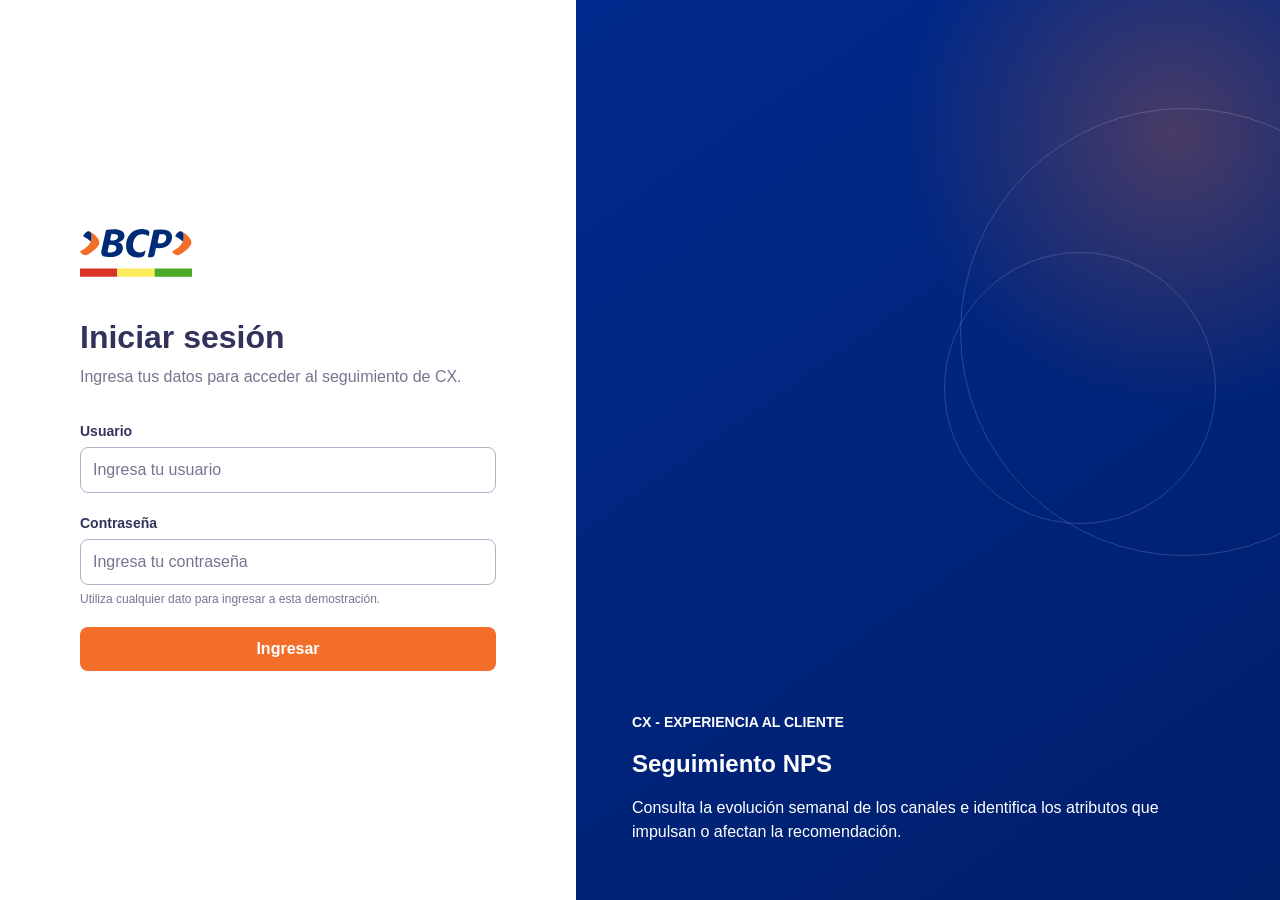
<file: index.html>
<!doctype html>
<html lang="es">

<head>
    <meta charset="utf-8">
    <meta name="viewport" content="width=device-width, initial-scale=1">
    <meta name="description" content="Acceso al sistema de seguimiento NPS multicanal.">
    <title>Iniciar sesión | CX Insight</title>
    <link rel="icon" href="assets/img/logo/favicon-orange-whit-blue.svg" type="image/svg+xml">
    <link rel="stylesheet" href="assets/css/main.css">
</head>

<body>
    <main class="login-page">
        <section class="login-panel" aria-labelledby="login-title">
            <div class="login-card">
                <img class="login-card__logo" src="assets/img/logo/logo-blue-whit-whitebg-bo.svg"
                    alt="Logo institucional">

                <header class="login-card__header">
                    <h1 id="login-title">Iniciar sesión</h1>
                    <p class="text-muted">Ingresa tus datos para acceder al seguimiento de CX.</p>
                </header>

                <form class="login-card__form" action="pages/dashboard.html" method="get">
                    <div class="form-field">
                        <label class="form-label" for="usuario">Usuario</label>
                        <input class="form-control" id="usuario" name="usuario" type="text"
                            placeholder="Ingresa tu usuario" autocomplete="username" required>
                    </div>

                    <div class="form-field">
                        <label class="form-label" for="contrasena">Contraseña</label>
                        <input class="form-control" id="contrasena" name="contrasena" type="password"
                            placeholder="Ingresa tu contraseña" autocomplete="current-password" required>
                        <span class="form-help">Utiliza cualquier dato para ingresar a esta demostración.</span>
                    </div>

                    <button class="button button--primary button--block" type="submit">
                        Ingresar
                    </button>
                </form>
            </div>
        </section>

        <aside class="login-visual" aria-label="Descripción del sistema">
            <div class="login-visual__content stack-16">
                <p class="small-flexo text-demi">CX - EXPERIENCIA AL CLIENTE</p>
                <h2>Seguimiento NPS</h2>
                <p>
                    Consulta la evolución semanal de los canales e identifica los atributos
                    que impulsan o afectan la recomendación.
                </p>
            </div>
        </aside>
    </main>
</body>

</html>
</file>
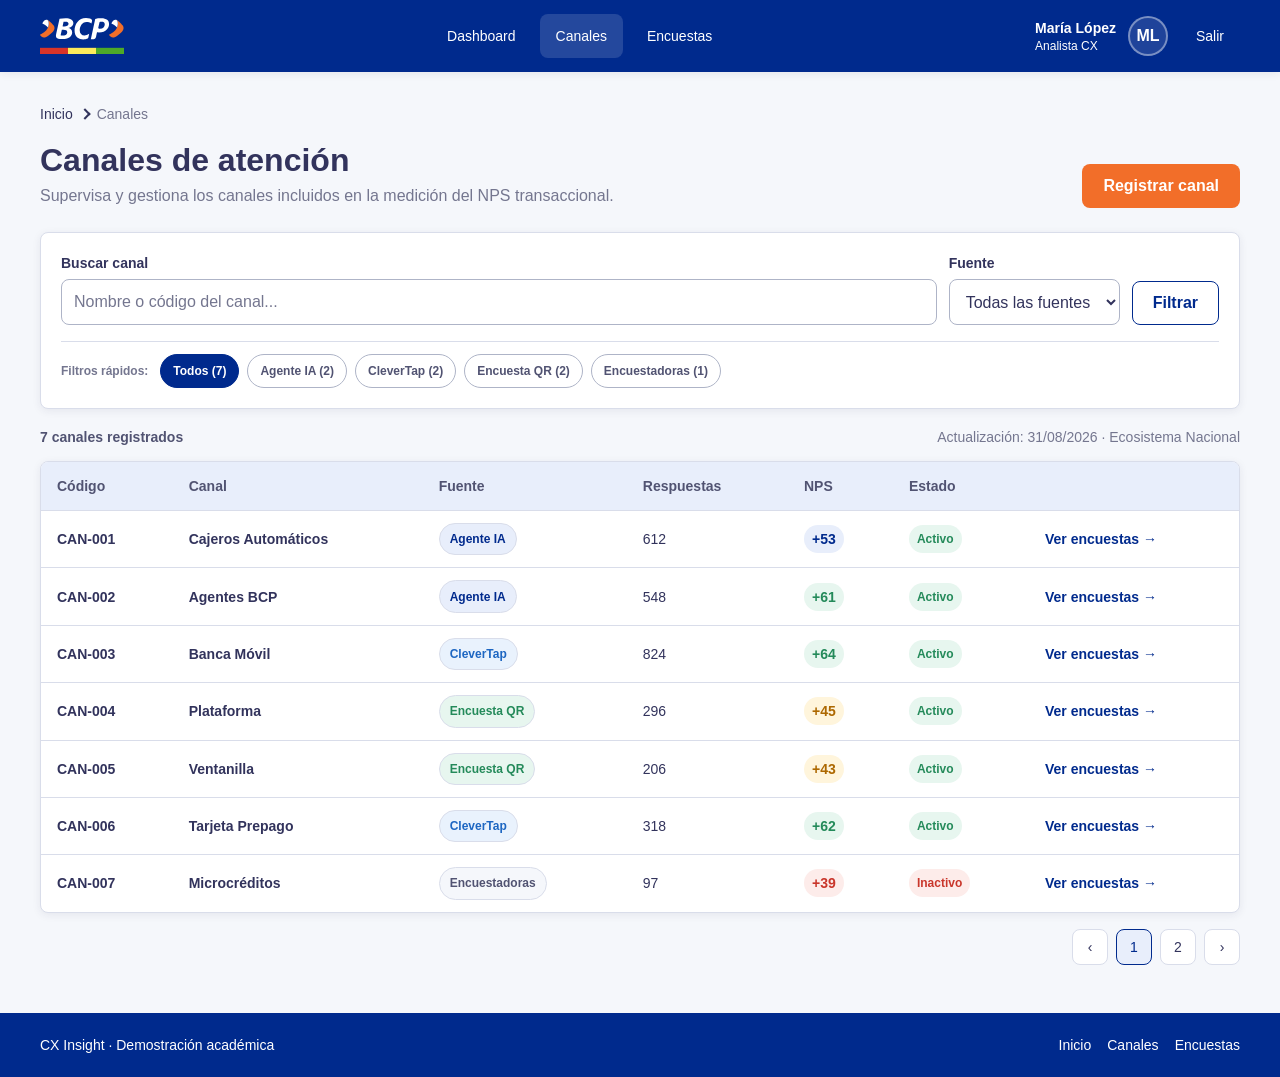
<file: pages/canales.html>
<!doctype html>
<html lang="es">

<head>
    <meta charset="utf-8">
    <meta name="viewport" content="width=device-width, initial-scale=1">
    <meta name="description" content="Listado de canales incluidos en el seguimiento NPS.">
    <title>Canales | CX Insight</title>
    <link rel="icon" href="../assets/img/logo/favicon-orange-whit-blue.svg" type="image/svg+xml">
    <link rel="stylesheet" href="../assets/css/main.css">
</head>

<body>
    <div class="app-shell">
        <header class="navbar">
            <div class="container navbar__inner">
                <a class="navbar__brand" href="dashboard.html" aria-label="Ir al dashboard">
                    <img class="navbar__logo" src="../assets/img/logo/logo-white-with-bluebg-bo.svg"
                        alt="Logo institucional">
                </a>
                <nav aria-label="Navegación principal">
                    <ul class="navbar__nav">
                        <li><a class="navbar__link" href="dashboard.html">Dashboard</a></li>
                        <li><a class="navbar__link" href="canales.html" aria-current="page">Canales</a></li>
                        <li><a class="navbar__link" href="encuestas.html">Encuestas</a></li>
                    </ul>
                </nav>
                <div class="navbar__profile">
                    <div>
                        <p class="small-flexo text-demi">María López</p>
                        <p class="extra-small-flexo">Analista CX</p>
                    </div>
                    <span class="navbar__avatar" aria-hidden="true">ML</span>
                    <a class="navbar__link" href="../index.html">Salir</a>
                </div>
            </div>
        </header>

        <main class="page-main">
            <div class="container">
                <nav aria-label="Ruta de navegación">
                    <ol class="breadcrumb">
                        <li class="breadcrumb-item"><a class="text-breadcrumb-link" href="dashboard.html">Inicio</a>
                        </li>
                        <li class="breadcrumb-item" aria-current="page">Canales</li>
                    </ol>
                </nav>

                <header class="page-header">
                    <div class="page-header__content">
                        <h1>Canales de atención</h1>
                        <p class="text-muted">Supervisa y gestiona los canales incluidos en la medición del NPS
                            transaccional.</p>
                    </div>
                    <a class="button button--primary" href="registrar-canal.html">
                        Registrar canal
                    </a>
                </header>

                <!-- Search and filtering toolbar -->
                <div class="surface records-toolbar">
                    <form class="records-toolbar__main" action="canales.html" method="get">
                        <div class="form-field">
                            <label class="form-label" for="buscar-canal">Buscar canal</label>
                            <div class="search-field">
                                <input class="form-control" id="buscar-canal" name="buscar" type="search"
                                    placeholder="Nombre o código del canal...">
                            </div>
                        </div>
                        <div class="form-field">
                            <label class="form-label" for="fuente-canal">Fuente</label>
                            <select class="form-select" id="fuente-canal" name="fuente">
                                <option value="todas" selected>Todas las fuentes</option>
                                <option value="Agente IA">Agente IA</option>
                                <option value="CleverTap">CleverTap</option>
                                <option value="Encuesta QR">Encuesta QR</option>
                                <option value="Encuestadoras">Encuestadoras</option>
                                <option value="Carga manual">Carga manual</option>
                            </select>
                        </div>
                        <button class="button button--secondary" type="submit">Filtrar</button>
                    </form>

                    <!-- Quick filter preset chips -->
                    <div class="records-chips">
                        <span class="records-chips__label">Filtros rápidos:</span>
                        <a class="chip chip--active" href="canales.html" aria-current="page">Todos (7)</a>
                        <a class="chip" href="canales.html?fuente=Agente+IA">Agente IA (2)</a>
                        <a class="chip" href="canales.html?fuente=CleverTap">CleverTap (2)</a>
                        <a class="chip" href="canales.html?fuente=Encuesta+QR">Encuesta QR (2)</a>
                        <a class="chip" href="canales.html?fuente=Encuestadoras">Encuestadoras (1)</a>
                    </div>
                </div>

                <div class="records-summary">
                    <p class="records-count">7 canales registrados</p>
                    <p class="small-flexo text-muted">Actualización: 31/08/2026 · Ecosistema Nacional</p>
                </div>

                <!-- Channels data table -->
                <div class="table-container">
                    <table class="data-table">
                        <caption class="visually-hidden">Canales de atención registrados y sus indicadores NPS</caption>
                        <thead>
                            <tr>
                                <th scope="col">Código</th>
                                <th scope="col">Canal</th>
                                <th scope="col">Fuente</th>
                                <th scope="col">Respuestas</th>
                                <th scope="col">NPS</th>
                                <th scope="col">Estado</th>
                                <th scope="col"><span class="visually-hidden">Acciones</span></th>
                            </tr>
                        </thead>
                        <tbody>
                            <tr>
                                <td><strong>CAN-001</strong></td>
                                <td>
                                    <div class="channel-cell">
                                        <span class="channel-name">Cajeros Automáticos</span>
                                    </div>
                                </td>
                                <td>
                                    <span class="source-tag source-tag--ai">
                                        Agente IA
                                    </span>
                                </td>
                                <td>612</td>
                                <td><span class="nps-metric-pill nps-metric-pill--mid">+53</span></td>
                                <td><span class="status-badge status-badge--active">Activo</span></td>
                                <td><a class="table-action-link" href="encuestas.html">Ver encuestas &rarr;</a></td>
                            </tr>
                            <tr>
                                <td><strong>CAN-002</strong></td>
                                <td>
                                    <div class="channel-cell">
                                        <span class="channel-name">Agentes BCP</span>
                                    </div>
                                </td>
                                <td>
                                    <span class="source-tag source-tag--ai">
                                        Agente IA
                                    </span>
                                </td>
                                <td>548</td>
                                <td><span class="nps-metric-pill nps-metric-pill--high">+61</span></td>
                                <td><span class="status-badge status-badge--active">Activo</span></td>
                                <td><a class="table-action-link" href="encuestas.html">Ver encuestas &rarr;</a></td>
                            </tr>
                            <tr>
                                <td><strong>CAN-003</strong></td>
                                <td>
                                    <div class="channel-cell">
                                        <span class="channel-name">Banca Móvil</span>
                                    </div>
                                </td>
                                <td>
                                    <span class="source-tag source-tag--clevertap">
                                        CleverTap
                                    </span>
                                </td>
                                <td>824</td>
                                <td><span class="nps-metric-pill nps-metric-pill--high">+64</span></td>
                                <td><span class="status-badge status-badge--active">Activo</span></td>
                                <td><a class="table-action-link" href="encuestas.html">Ver encuestas &rarr;</a></td>
                            </tr>
                            <tr>
                                <td><strong>CAN-004</strong></td>
                                <td>
                                    <div class="channel-cell">
                                        <span class="channel-name">Plataforma</span>
                                    </div>
                                </td>
                                <td>
                                    <span class="source-tag source-tag--qr">
                                        Encuesta QR
                                    </span>
                                </td>
                                <td>296</td>
                                <td><span class="nps-metric-pill nps-metric-pill--warn">+45</span></td>
                                <td><span class="status-badge status-badge--active">Activo</span></td>
                                <td><a class="table-action-link" href="encuestas.html">Ver encuestas &rarr;</a></td>
                            </tr>
                            <tr>
                                <td><strong>CAN-005</strong></td>
                                <td>
                                    <div class="channel-cell">
                                        <span class="channel-name">Ventanilla</span>
                                    </div>
                                </td>
                                <td>
                                    <span class="source-tag source-tag--qr">
                                        Encuesta QR
                                    </span>
                                </td>
                                <td>206</td>
                                <td><span class="nps-metric-pill nps-metric-pill--warn">+43</span></td>
                                <td><span class="status-badge status-badge--active">Activo</span></td>
                                <td><a class="table-action-link" href="encuestas.html">Ver encuestas &rarr;</a></td>
                            </tr>
                            <tr>
                                <td><strong>CAN-006</strong></td>
                                <td>
                                    <div class="channel-cell">
                                        <span class="channel-name">Tarjeta Prepago</span>
                                    </div>
                                </td>
                                <td>
                                    <span class="source-tag source-tag--clevertap">
                                        CleverTap
                                    </span>
                                </td>
                                <td>318</td>
                                <td><span class="nps-metric-pill nps-metric-pill--high">+62</span></td>
                                <td><span class="status-badge status-badge--active">Activo</span></td>
                                <td><a class="table-action-link" href="encuestas.html">Ver encuestas &rarr;</a></td>
                            </tr>
                            <tr>
                                <td><strong>CAN-007</strong></td>
                                <td>
                                    <div class="channel-cell">
                                        <span class="channel-name">Microcréditos</span>
                                    </div>
                                </td>
                                <td>
                                    <span class="source-tag source-tag--traditional">
                                        Encuestadoras
                                    </span>
                                </td>
                                <td>97</td>
                                <td><span class="nps-metric-pill nps-metric-pill--detractor">+39</span></td>
                                <td><span class="status-badge status-badge--inactive">Inactivo</span></td>
                                <td><a class="table-action-link" href="encuestas.html">Ver encuestas &rarr;</a></td>
                            </tr>
                        </tbody>
                    </table>
                </div>

                <nav aria-label="Paginación">
                    <ul class="pagination">
                        <li><a class="pagination__link" href="canales.html" aria-label="Página anterior">‹</a></li>
                        <li><a class="pagination__link" href="canales.html" aria-current="page">1</a></li>
                        <li><a class="pagination__link" href="canales.html?pagina=2">2</a></li>
                        <li><a class="pagination__link" href="canales.html?pagina=2" aria-label="Página siguiente">›</a></li>
                    </ul>
                </nav>
            </div>
        </main>

        <footer class="footer footer--slim">
            <div class="container footer__inner">
                <p class="small-flexo">CX Insight · Demostración académica</p>
                <ul class="footer__links">
                    <li><a class="footer__link" href="dashboard.html">Inicio</a></li>
                    <li><a class="footer__link" href="canales.html">Canales</a></li>
                    <li><a class="footer__link" href="encuestas.html">Encuestas</a></li>
                </ul>
            </div>
        </footer>
    </div>
</body>

</html>
</file>
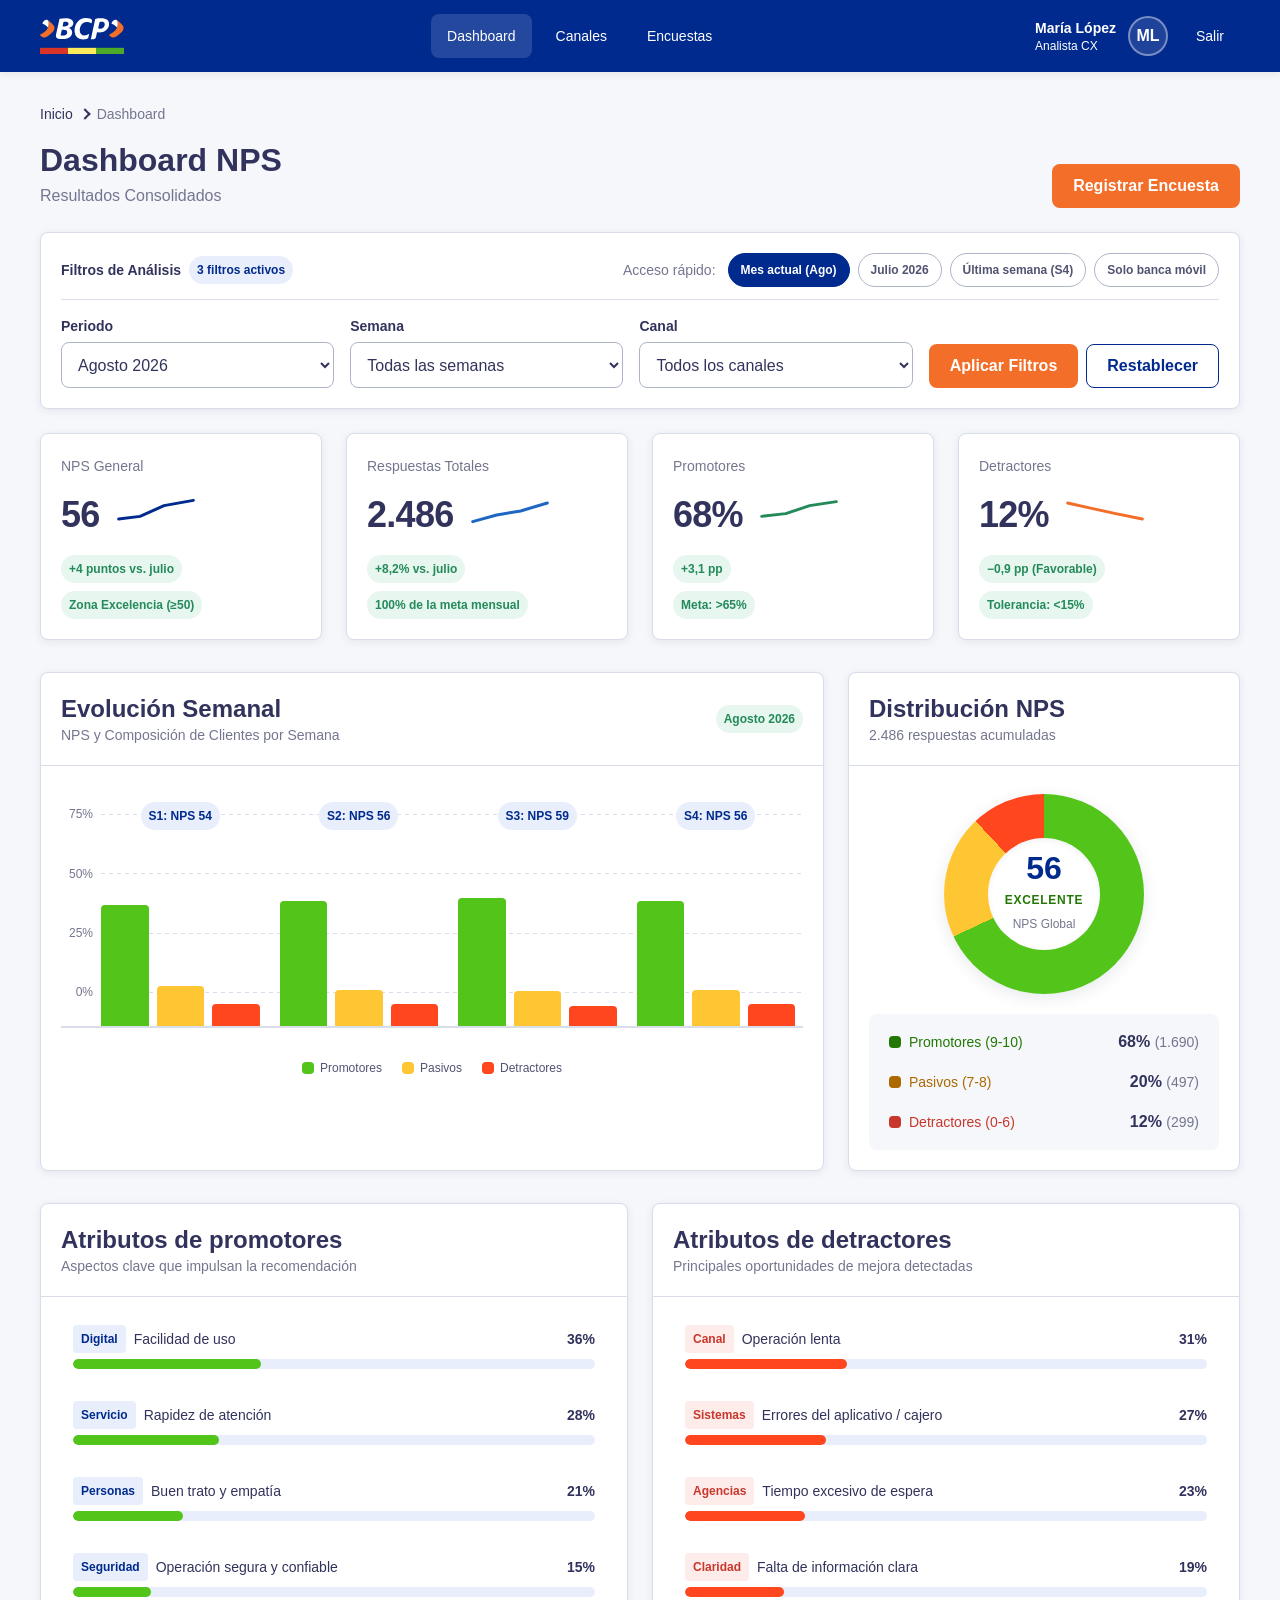
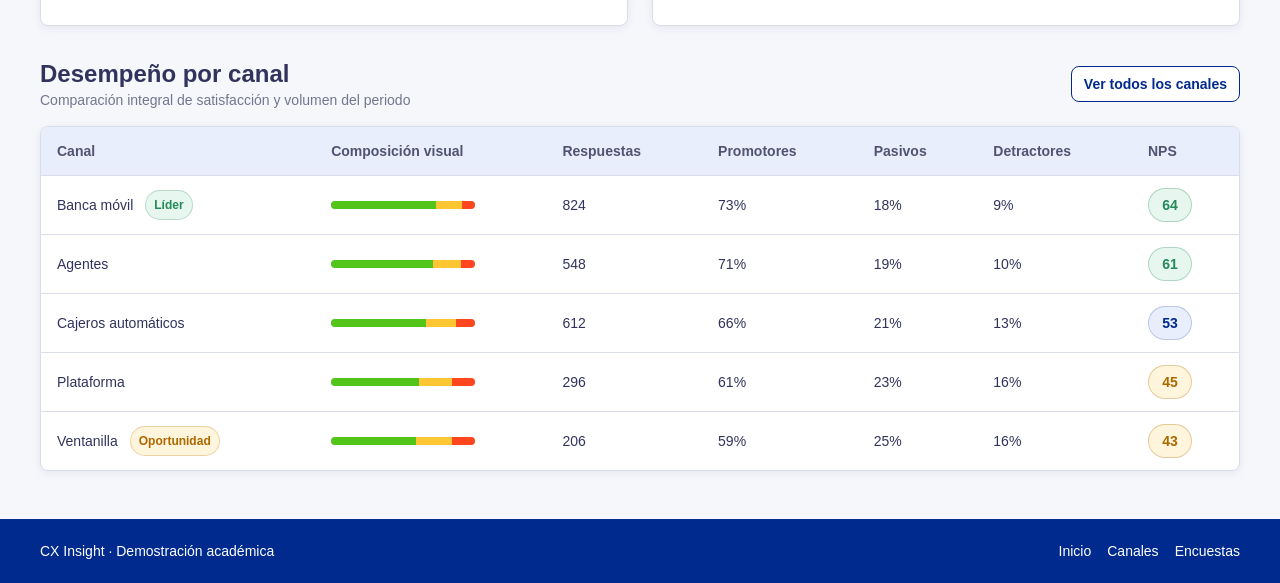
<file: pages/dashboard.html>
<!doctype html>
<html lang="es">

<head>
    <meta charset="utf-8">
    <meta name="viewport" content="width=device-width, initial-scale=1">
    <meta name="description" content="Dashboard de seguimiento NPS por Canal y Periodo.">
    <title>Dashboard | CX Insight</title>
    <link rel="icon" href="../assets/img/logo/favicon-orange-whit-blue.svg" type="image/svg+xml">
    <link rel="stylesheet" href="../assets/css/main.css">
</head>

<body class="dashboard-page">
    <div class="app-shell">
        <header class="navbar">
            <div class="container navbar__inner">
                <a class="navbar__brand" href="dashboard.html" aria-label="Ir al dashboard">
                    <img class="navbar__logo" src="../assets/img/logo/logo-white-with-bluebg-bo.svg"
                        alt="Logo institucional">
                </a>

                <nav aria-label="Navegación principal">
                    <ul class="navbar__nav">
                        <li><a class="navbar__link" href="dashboard.html" aria-current="page">Dashboard</a></li>
                        <li><a class="navbar__link" href="canales.html">Canales</a></li>
                        <li><a class="navbar__link" href="encuestas.html">Encuestas</a></li>
                    </ul>
                </nav>

                <div class="navbar__profile">
                    <div>
                        <p class="small-flexo text-demi">María López</p>
                        <p class="extra-small-flexo">Analista CX</p>
                    </div>
                    <span class="navbar__avatar" aria-hidden="true">ML</span>
                    <a class="navbar__link" href="../index.html">Salir</a>
                </div>
            </div>
        </header>

        <main class="page-main">
            <div class="container">
                <nav aria-label="Ruta de navegación">
                    <ol class="breadcrumb">
                        <li class="breadcrumb-item"><a class="text-breadcrumb-link" href="dashboard.html">Inicio</a>
                        </li>
                        <li class="breadcrumb-item" aria-current="page">Dashboard</li>
                    </ol>
                </nav>

                <header class="page-header">
                    <div class="page-header__content">
                        <h1>Dashboard NPS</h1>
                        <p class="text-muted">Resultados Consolidados</p>
                    </div>
                    <a class="button button--primary" href="registrar-encuesta.html">Registrar Encuesta</a>
                </header>

                <form class="surface dashboard-filters" action="dashboard.html" method="get">
                    <div class="filters-header">
                        <div class="filters-header__title">
                            <span>Filtros de Análisis</span>
                            <span class="filter-badge">3 filtros activos</span>
                        </div>
                        <div class="filter-presets" role="group" aria-label="Filtros rápidos">
                            <span class="small-flexo text-muted filter-presets__label">Acceso rápido:</span>
                            <a href="dashboard.html?periodo=ago-2026&semana=todas&canal=todos" class="chip chip--active"
                                aria-current="page">Mes actual (Ago)</a>
                            <a href="dashboard.html?periodo=jul-2026&semana=todas&canal=todos" class="chip">Julio
                                2026</a>
                            <a href="dashboard.html?periodo=ago-2026&semana=s4&canal=todos" class="chip">Última semana
                                (S4)</a>
                            <a href="dashboard.html?periodo=ago-2026&semana=todas&canal=banca-movil" class="chip">Solo
                                banca móvil</a>
                        </div>
                    </div>

                    <div class="filters-grid">
                        <div class="form-field">
                            <label class="form-label" for="periodo">Periodo</label>
                            <select class="form-select" id="periodo" name="periodo">
                                <option value="ago-2026" selected>Agosto 2026</option>
                                <option value="jul-2026">Julio 2026</option>
                                <option value="jun-2026">Junio 2026</option>
                            </select>
                        </div>

                        <div class="form-field">
                            <label class="form-label" for="semana">Semana</label>
                            <select class="form-select" id="semana" name="semana">
                                <option value="todas" selected>Todas las semanas</option>
                                <option value="s1">Semana 1</option>
                                <option value="s2">Semana 2</option>
                                <option value="s3">Semana 3</option>
                                <option value="s4">Semana 4</option>
                            </select>
                        </div>

                        <div class="form-field">
                            <label class="form-label" for="canal">Canal</label>
                            <select class="form-select" id="canal" name="canal">
                                <option value="todos" selected>Todos los canales</option>
                                <option value="atm">Cajeros automáticos</option>
                                <option value="agentes">Agentes</option>
                                <option value="banca-movil">Banca móvil</option>
                                <option value="plataforma">Plataforma</option>
                                <option value="ventanilla">Ventanilla</option>
                            </select>
                        </div>

                        <div class="filters-actions">
                            <button class="button button--primary" type="submit">Aplicar Filtros</button>
                            <a class="button button--secondary" href="dashboard.html"
                                title="Restablecer valores iniciales">Restablecer</a>
                        </div>
                    </div>
                </form>

                <section class="grid grid--metrics" aria-label="Indicadores principales">
                    <article class="card card--metric">
                        <div class="metric-card__header">
                            <div>
                                <p class="metric-card__label">NPS General</p>
                                <div class="metric-card__main">
                                    <span class="metric-card__value">56</span>
                                    <svg class="metric-sparkline metric-sparkline--blue" viewBox="0 0 60 24"
                                        aria-hidden="true">
                                        <path d="M2 18 L18 16 L36 8 L58 4" />
                                    </svg>
                                </div>
                            </div>
                        </div>
                        <div class="metric-card__footer">
                            <span class="metric-card__trend metric-card__trend--positive">+4 puntos vs. julio</span>
                            <span class="metric-card__benchmark">Zona Excelencia (≥50)</span>
                        </div>
                    </article>

                    <article class="card card--metric">
                        <div class="metric-card__header">
                            <div>
                                <p class="metric-card__label">Respuestas Totales</p>
                                <div class="metric-card__main">
                                    <span class="metric-card__value">2.486</span>
                                    <svg class="metric-sparkline metric-sparkline--info" viewBox="0 0 60 24"
                                        aria-hidden="true">
                                        <path d="M2 20 L20 15 L38 12 L58 6" />
                                    </svg>
                                </div>
                            </div>
                        </div>
                        <div class="metric-card__footer">
                            <span class="metric-card__trend metric-card__trend--positive">+8,2% vs. julio</span>
                            <span class="metric-card__benchmark">100% de la meta mensual</span>
                        </div>
                    </article>

                    <article class="card card--metric">
                        <div class="metric-card__header">
                            <div>
                                <p class="metric-card__label">Promotores</p>
                                <div class="metric-card__main">
                                    <span class="metric-card__value">68%</span>
                                    <svg class="metric-sparkline metric-sparkline--success" viewBox="0 0 60 24"
                                        aria-hidden="true">
                                        <path d="M2 16 L20 14 L38 8 L58 5" />
                                    </svg>
                                </div>
                            </div>
                        </div>
                        <div class="metric-card__footer">
                            <span class="metric-card__trend metric-card__trend--positive">+3,1 pp</span>
                            <span class="metric-card__benchmark">Meta: &gt;65%</span>
                        </div>
                    </article>

                    <article class="card card--metric">
                        <div class="metric-card__header">
                            <div>
                                <p class="metric-card__label">Detractores</p>
                                <div class="metric-card__main">
                                    <span class="metric-card__value">12%</span>
                                    <svg class="metric-sparkline metric-sparkline--orange" viewBox="0 0 60 24"
                                        aria-hidden="true">
                                        <path d="M2 6 L20 10 L38 14 L58 18" />
                                    </svg>
                                </div>
                            </div>
                        </div>
                        <div class="metric-card__footer">
                            <span class="metric-card__trend metric-card__trend--positive">−0,9 pp (Favorable)</span>
                            <span class="metric-card__benchmark">Tolerancia: &lt;15%</span>
                        </div>
                    </article>
                </section>

                <section class="section grid grid--dashboard" aria-label="Análisis NPS">
                    <article class="card chart-card">
                        <header class="card__header">
                            <div>
                                <h2>Evolución Semanal</h2>
                                <p class="small-flexo text-muted">NPS y Composición de Clientes por Semana</p>
                            </div>
                            <span class="status-badge status-badge--active">Agosto 2026</span>
                        </header>
                        <div class="card__body">
                            <div class="chart-area-container">
                                <div class="chart-gridlines" aria-hidden="true">
                                    <div class="chart-gridline-row">
                                        <span class="chart-gridline-label">75%</span>
                                        <span class="chart-gridline-line"></span>
                                    </div>
                                    <div class="chart-gridline-row">
                                        <span class="chart-gridline-label">50%</span>
                                        <span class="chart-gridline-line"></span>
                                    </div>
                                    <div class="chart-gridline-row">
                                        <span class="chart-gridline-label">25%</span>
                                        <span class="chart-gridline-line"></span>
                                    </div>
                                    <div class="chart-gridline-row">
                                        <span class="chart-gridline-label">0%</span>
                                        <span class="chart-gridline-line"></span>
                                    </div>
                                </div>

                                <div class="chart-area" aria-label="Gráfico de barras de cuatro semanas">
                                    <div class="chart-column-wrapper">
                                        <span class="chart-week-pill">S1: NPS 54</span>
                                        <div class="chart-bar-group" aria-label="Semana 1">
                                            <div class="chart-bar-wrapper">
                                                <span class="chart-bar" style="--bar-height: 66%" tabindex="0"
                                                    role="img" aria-label="Semana 1, promotores: 66%"></span>
                                                <span class="chart-tooltip">Promotores: 66%</span>
                                            </div>
                                            <div class="chart-bar-wrapper">
                                                <span class="chart-bar chart-bar--muted" style="--bar-height: 22%"
                                                    tabindex="0" role="img" aria-label="Semana 1, pasivos: 22%"></span>
                                                <span class="chart-tooltip">Pasivos: 22%</span>
                                            </div>
                                            <div class="chart-bar-wrapper">
                                                <span class="chart-bar chart-bar--orange" style="--bar-height: 12%"
                                                    tabindex="0" role="img"
                                                    aria-label="Semana 1, detractores: 12%"></span>
                                                <span class="chart-tooltip">Detractores: 12%</span>
                                            </div>
                                        </div>
                                    </div>

                                    <div class="chart-column-wrapper">
                                        <span class="chart-week-pill">S2: NPS 56</span>
                                        <div class="chart-bar-group" aria-label="Semana 2">
                                            <div class="chart-bar-wrapper">
                                                <span class="chart-bar" style="--bar-height: 68%" tabindex="0"
                                                    role="img" aria-label="Semana 2, promotores: 68%"></span>
                                                <span class="chart-tooltip">Promotores: 68%</span>
                                            </div>
                                            <div class="chart-bar-wrapper">
                                                <span class="chart-bar chart-bar--muted" style="--bar-height: 20%"
                                                    tabindex="0" role="img" aria-label="Semana 2, pasivos: 20%"></span>
                                                <span class="chart-tooltip">Pasivos: 20%</span>
                                            </div>
                                            <div class="chart-bar-wrapper">
                                                <span class="chart-bar chart-bar--orange" style="--bar-height: 12%"
                                                    tabindex="0" role="img"
                                                    aria-label="Semana 2, detractores: 12%"></span>
                                                <span class="chart-tooltip">Detractores: 12%</span>
                                            </div>
                                        </div>
                                    </div>

                                    <div class="chart-column-wrapper">
                                        <span class="chart-week-pill">S3: NPS 59</span>
                                        <div class="chart-bar-group" aria-label="Semana 3">
                                            <div class="chart-bar-wrapper">
                                                <span class="chart-bar" style="--bar-height: 70%" tabindex="0"
                                                    role="img" aria-label="Semana 3, promotores: 70%"></span>
                                                <span class="chart-tooltip">Promotores: 70%</span>
                                            </div>
                                            <div class="chart-bar-wrapper">
                                                <span class="chart-bar chart-bar--muted" style="--bar-height: 19%"
                                                    tabindex="0" role="img" aria-label="Semana 3, pasivos: 19%"></span>
                                                <span class="chart-tooltip">Pasivos: 19%</span>
                                            </div>
                                            <div class="chart-bar-wrapper">
                                                <span class="chart-bar chart-bar--orange" style="--bar-height: 11%"
                                                    tabindex="0" role="img"
                                                    aria-label="Semana 3, detractores: 11%"></span>
                                                <span class="chart-tooltip">Detractores: 11%</span>
                                            </div>
                                        </div>
                                    </div>

                                    <div class="chart-column-wrapper">
                                        <span class="chart-week-pill">S4: NPS 56</span>
                                        <div class="chart-bar-group" aria-label="Semana 4">
                                            <div class="chart-bar-wrapper">
                                                <span class="chart-bar" style="--bar-height: 68%" tabindex="0"
                                                    role="img" aria-label="Semana 4, promotores: 68%"></span>
                                                <span class="chart-tooltip">Promotores: 68%</span>
                                            </div>
                                            <div class="chart-bar-wrapper">
                                                <span class="chart-bar chart-bar--muted" style="--bar-height: 20%"
                                                    tabindex="0" role="img" aria-label="Semana 4, pasivos: 20%"></span>
                                                <span class="chart-tooltip">Pasivos: 20%</span>
                                            </div>
                                            <div class="chart-bar-wrapper">
                                                <span class="chart-bar chart-bar--orange" style="--bar-height: 12%"
                                                    tabindex="0" role="img"
                                                    aria-label="Semana 4, detractores: 12%"></span>
                                                <span class="chart-tooltip">Detractores: 12%</span>
                                            </div>
                                        </div>
                                    </div>
                                </div>
                            </div>

                            <div class="chart-legend-row" aria-label="Leyenda del gráfico">
                                <div class="chart-legend-item">
                                    <span class="chart-legend-swatch chart-legend-swatch--promoter"></span>
                                    <span>Promotores</span>
                                </div>
                                <div class="chart-legend-item">
                                    <span class="chart-legend-swatch chart-legend-swatch--passive"></span>
                                    <span>Pasivos</span>
                                </div>
                                <div class="chart-legend-item">
                                    <span class="chart-legend-swatch chart-legend-swatch--detractor"></span>
                                    <span>Detractores</span>
                                </div>
                            </div>
                        </div>
                    </article>

                    <article class="card chart-card">
                        <header class="card__header">
                            <div>
                                <h2>Distribución NPS</h2>
                                <p class="small-flexo text-muted">2.486 respuestas acumuladas</p>
                            </div>
                        </header>
                        <div class="card__body">
                            <div class="donut-chart-wrapper">
                                <div class="donut-chart" style="--promoters: 68%; --passives: 88%" role="img"
                                    aria-label="68 por ciento promotores, 20 por ciento pasivos y 12 por ciento detractores">
                                </div>
                                <div class="donut-center-content" aria-hidden="true">
                                    <span class="donut-center__score">56</span>
                                    <span class="donut-center__status">Excelente</span>
                                    <span class="donut-center__sub">NPS Global</span>
                                </div>
                            </div>
                            <ul class="chart-legend">
                                <li class="chart-legend__item">
                                    <span class="chart-legend__label chart-legend__label--promoter">
                                        <span class="chart-legend__swatch"></span>Promotores (9-10)
                                    </span>
                                    <strong>68% <span
                                            class="small-flexo text-muted legend-count">(1.690)</span></strong>
                                </li>
                                <li class="chart-legend__item">
                                    <span class="chart-legend__label chart-legend__label--passive">
                                        <span class="chart-legend__swatch"></span>Pasivos (7-8)
                                    </span>
                                    <strong>20% <span class="small-flexo text-muted legend-count">(497)</span></strong>
                                </li>
                                <li class="chart-legend__item">
                                    <span class="chart-legend__label chart-legend__label--detractor">
                                        <span class="chart-legend__swatch"></span>Detractores (0-6)
                                    </span>
                                    <strong>12% <span class="small-flexo text-muted legend-count">(299)</span></strong>
                                </li>
                            </ul>
                        </div>
                    </article>
                </section>

                <section class="section grid grid--two-columns" aria-label="Principales atributos">
                    <article class="card">
                        <header class="card__header">
                            <div>
                                <h2>Atributos de promotores</h2>
                                <p class="small-flexo text-muted">Aspectos clave que impulsan la recomendación</p>
                            </div>
                        </header>
                        <div class="card__body attribute-list">
                            <div class="attribute-item">
                                <div class="attribute-item__header">
                                    <div class="attribute-item__title-wrap">
                                        <span class="attribute-tag">Digital</span>
                                        <span>Facilidad de uso</span>
                                    </div>
                                    <strong>36%</strong>
                                </div>
                                <div class="attribute-item__track">
                                    <div class="attribute-item__bar attribute-item__bar--promoter"
                                        style="--attribute-value: 36%"></div>
                                </div>
                            </div>
                            <div class="attribute-item">
                                <div class="attribute-item__header">
                                    <div class="attribute-item__title-wrap">
                                        <span class="attribute-tag">Servicio</span>
                                        <span>Rapidez de atención</span>
                                    </div>
                                    <strong>28%</strong>
                                </div>
                                <div class="attribute-item__track">
                                    <div class="attribute-item__bar attribute-item__bar--promoter"
                                        style="--attribute-value: 28%"></div>
                                </div>
                            </div>
                            <div class="attribute-item">
                                <div class="attribute-item__header">
                                    <div class="attribute-item__title-wrap">
                                        <span class="attribute-tag">Personas</span>
                                        <span>Buen trato y empatía</span>
                                    </div>
                                    <strong>21%</strong>
                                </div>
                                <div class="attribute-item__track">
                                    <div class="attribute-item__bar attribute-item__bar--promoter"
                                        style="--attribute-value: 21%"></div>
                                </div>
                            </div>
                            <div class="attribute-item">
                                <div class="attribute-item__header">
                                    <div class="attribute-item__title-wrap">
                                        <span class="attribute-tag">Seguridad</span>
                                        <span>Operación segura y confiable</span>
                                    </div>
                                    <strong>15%</strong>
                                </div>
                                <div class="attribute-item__track">
                                    <div class="attribute-item__bar attribute-item__bar--promoter"
                                        style="--attribute-value: 15%"></div>
                                </div>
                            </div>
                        </div>
                    </article>

                    <article class="card">
                        <header class="card__header">
                            <div>
                                <h2>Atributos de detractores</h2>
                                <p class="small-flexo text-muted">Principales oportunidades de mejora detectadas</p>
                            </div>
                        </header>
                        <div class="card__body attribute-list">
                            <div class="attribute-item">
                                <div class="attribute-item__header">
                                    <div class="attribute-item__title-wrap">
                                        <span class="attribute-tag attribute-tag--detractor">Canal</span>
                                        <span>Operación lenta</span>
                                    </div>
                                    <strong>31%</strong>
                                </div>
                                <div class="attribute-item__track">
                                    <div class="attribute-item__bar attribute-item__bar--detractor"
                                        style="--attribute-value: 31%"></div>
                                </div>
                            </div>
                            <div class="attribute-item">
                                <div class="attribute-item__header">
                                    <div class="attribute-item__title-wrap">
                                        <span class="attribute-tag attribute-tag--detractor">Sistemas</span>
                                        <span>Errores del aplicativo / cajero</span>
                                    </div>
                                    <strong>27%</strong>
                                </div>
                                <div class="attribute-item__track">
                                    <div class="attribute-item__bar attribute-item__bar--detractor"
                                        style="--attribute-value: 27%"></div>
                                </div>
                            </div>
                            <div class="attribute-item">
                                <div class="attribute-item__header">
                                    <div class="attribute-item__title-wrap">
                                        <span class="attribute-tag attribute-tag--detractor">Agencias</span>
                                        <span>Tiempo excesivo de espera</span>
                                    </div>
                                    <strong>23%</strong>
                                </div>
                                <div class="attribute-item__track">
                                    <div class="attribute-item__bar attribute-item__bar--detractor"
                                        style="--attribute-value: 23%"></div>
                                </div>
                            </div>
                            <div class="attribute-item">
                                <div class="attribute-item__header">
                                    <div class="attribute-item__title-wrap">
                                        <span class="attribute-tag attribute-tag--detractor">Claridad</span>
                                        <span>Falta de información clara</span>
                                    </div>
                                    <strong>19%</strong>
                                </div>
                                <div class="attribute-item__track">
                                    <div class="attribute-item__bar attribute-item__bar--detractor"
                                        style="--attribute-value: 19%"></div>
                                </div>
                            </div>
                        </div>
                    </article>
                </section>

                <section class="section">
                    <div class="section__header">
                        <div>
                            <h2>Desempeño por canal</h2>
                            <p class="small-flexo text-muted">Comparación integral de satisfacción y volumen del periodo
                            </p>
                        </div>
                        <a class="button button--secondary button--small" href="canales.html">Ver todos los canales</a>
                    </div>

                    <div class="table-container">
                        <table class="data-table">
                            <caption class="visually-hidden">Desempeño NPS por canal durante agosto de 2026</caption>
                            <thead>
                                <tr>
                                    <th scope="col">Canal</th>
                                    <th scope="col">Composición visual</th>
                                    <th scope="col">Respuestas</th>
                                    <th scope="col">Promotores</th>
                                    <th scope="col">Pasivos</th>
                                    <th scope="col">Detractores</th>
                                    <th scope="col">NPS</th>
                                </tr>
                            </thead>
                            <tbody>
                                <tr>
                                    <td>
                                        <div class="channel-cell">
                                            <span>Banca móvil</span>
                                            <span class="channel-tag channel-tag--lead">
                                                Líder
                                            </span>
                                        </div>
                                    </td>
                                    <td>
                                        <div class="stacked-bar"
                                            title="Promotores: 73% | Pasivos: 18% | Detractores: 9%"
                                            aria-label="Promotores 73%, Pasivos 18%, Detractores 9%">
                                            <span class="stacked-bar__seg stacked-bar__seg--promoter"
                                                style="--segment-value: 73%"></span>
                                            <span class="stacked-bar__seg stacked-bar__seg--passive"
                                                style="--segment-value: 18%"></span>
                                            <span class="stacked-bar__seg stacked-bar__seg--detractor"
                                                style="--segment-value: 9%"></span>
                                        </div>
                                    </td>
                                    <td>824</td>
                                    <td>73%</td>
                                    <td>18%</td>
                                    <td>9%</td>
                                    <td><span class="nps-badge-pill nps-badge-pill--high">64</span></td>
                                </tr>
                                <tr>
                                    <td>
                                        <div class="channel-cell">
                                            <span>Agentes</span>
                                        </div>
                                    </td>
                                    <td>
                                        <div class="stacked-bar"
                                            title="Promotores: 71% | Pasivos: 19% | Detractores: 10%"
                                            aria-label="Promotores 71%, Pasivos 19%, Detractores 10%">
                                            <span class="stacked-bar__seg stacked-bar__seg--promoter"
                                                style="--segment-value: 71%"></span>
                                            <span class="stacked-bar__seg stacked-bar__seg--passive"
                                                style="--segment-value: 19%"></span>
                                            <span class="stacked-bar__seg stacked-bar__seg--detractor"
                                                style="--segment-value: 10%"></span>
                                        </div>
                                    </td>
                                    <td>548</td>
                                    <td>71%</td>
                                    <td>19%</td>
                                    <td>10%</td>
                                    <td><span class="nps-badge-pill nps-badge-pill--high">61</span></td>
                                </tr>
                                <tr>
                                    <td>
                                        <div class="channel-cell">
                                            <span>Cajeros automáticos</span>
                                        </div>
                                    </td>
                                    <td>
                                        <div class="stacked-bar"
                                            title="Promotores: 66% | Pasivos: 21% | Detractores: 13%"
                                            aria-label="Promotores 66%, Pasivos 21%, Detractores 13%">
                                            <span class="stacked-bar__seg stacked-bar__seg--promoter"
                                                style="--segment-value: 66%"></span>
                                            <span class="stacked-bar__seg stacked-bar__seg--passive"
                                                style="--segment-value: 21%"></span>
                                            <span class="stacked-bar__seg stacked-bar__seg--detractor"
                                                style="--segment-value: 13%"></span>
                                        </div>
                                    </td>
                                    <td>612</td>
                                    <td>66%</td>
                                    <td>21%</td>
                                    <td>13%</td>
                                    <td><span class="nps-badge-pill nps-badge-pill--mid">53</span></td>
                                </tr>
                                <tr>
                                    <td>
                                        <div class="channel-cell">
                                            <span>Plataforma</span>
                                        </div>
                                    </td>
                                    <td>
                                        <div class="stacked-bar"
                                            title="Promotores: 61% | Pasivos: 23% | Detractores: 16%"
                                            aria-label="Promotores 61%, Pasivos 23%, Detractores 16%">
                                            <span class="stacked-bar__seg stacked-bar__seg--promoter"
                                                style="--segment-value: 61%"></span>
                                            <span class="stacked-bar__seg stacked-bar__seg--passive"
                                                style="--segment-value: 23%"></span>
                                            <span class="stacked-bar__seg stacked-bar__seg--detractor"
                                                style="--segment-value: 16%"></span>
                                        </div>
                                    </td>
                                    <td>296</td>
                                    <td>61%</td>
                                    <td>23%</td>
                                    <td>16%</td>
                                    <td><span class="nps-badge-pill nps-badge-pill--warning">45</span></td>
                                </tr>
                                <tr>
                                    <td>
                                        <div class="channel-cell">
                                            <span>Ventanilla</span>
                                            <span class="channel-tag channel-tag--opp">Oportunidad</span>
                                        </div>
                                    </td>
                                    <td>
                                        <div class="stacked-bar"
                                            title="Promotores: 59% | Pasivos: 25% | Detractores: 16%"
                                            aria-label="Promotores 59%, Pasivos 25%, Detractores 16%">
                                            <span class="stacked-bar__seg stacked-bar__seg--promoter"
                                                style="--segment-value: 59%"></span>
                                            <span class="stacked-bar__seg stacked-bar__seg--passive"
                                                style="--segment-value: 25%"></span>
                                            <span class="stacked-bar__seg stacked-bar__seg--detractor"
                                                style="--segment-value: 16%"></span>
                                        </div>
                                    </td>
                                    <td>206</td>
                                    <td>59%</td>
                                    <td>25%</td>
                                    <td>16%</td>
                                    <td><span class="nps-badge-pill nps-badge-pill--warning">43</span></td>
                                </tr>
                            </tbody>
                        </table>
                    </div>
                </section>
            </div>
        </main>

        <footer class="footer footer--slim">
            <div class="container footer__inner">
                <p class="small-flexo">CX Insight · Demostración académica</p>
                <ul class="footer__links">
                    <li><a class="footer__link" href="dashboard.html">Inicio</a></li>
                    <li><a class="footer__link" href="canales.html">Canales</a></li>
                    <li><a class="footer__link" href="encuestas.html">Encuestas</a></li>
                </ul>
            </div>
        </footer>
    </div>
</body>

</html>
</file>
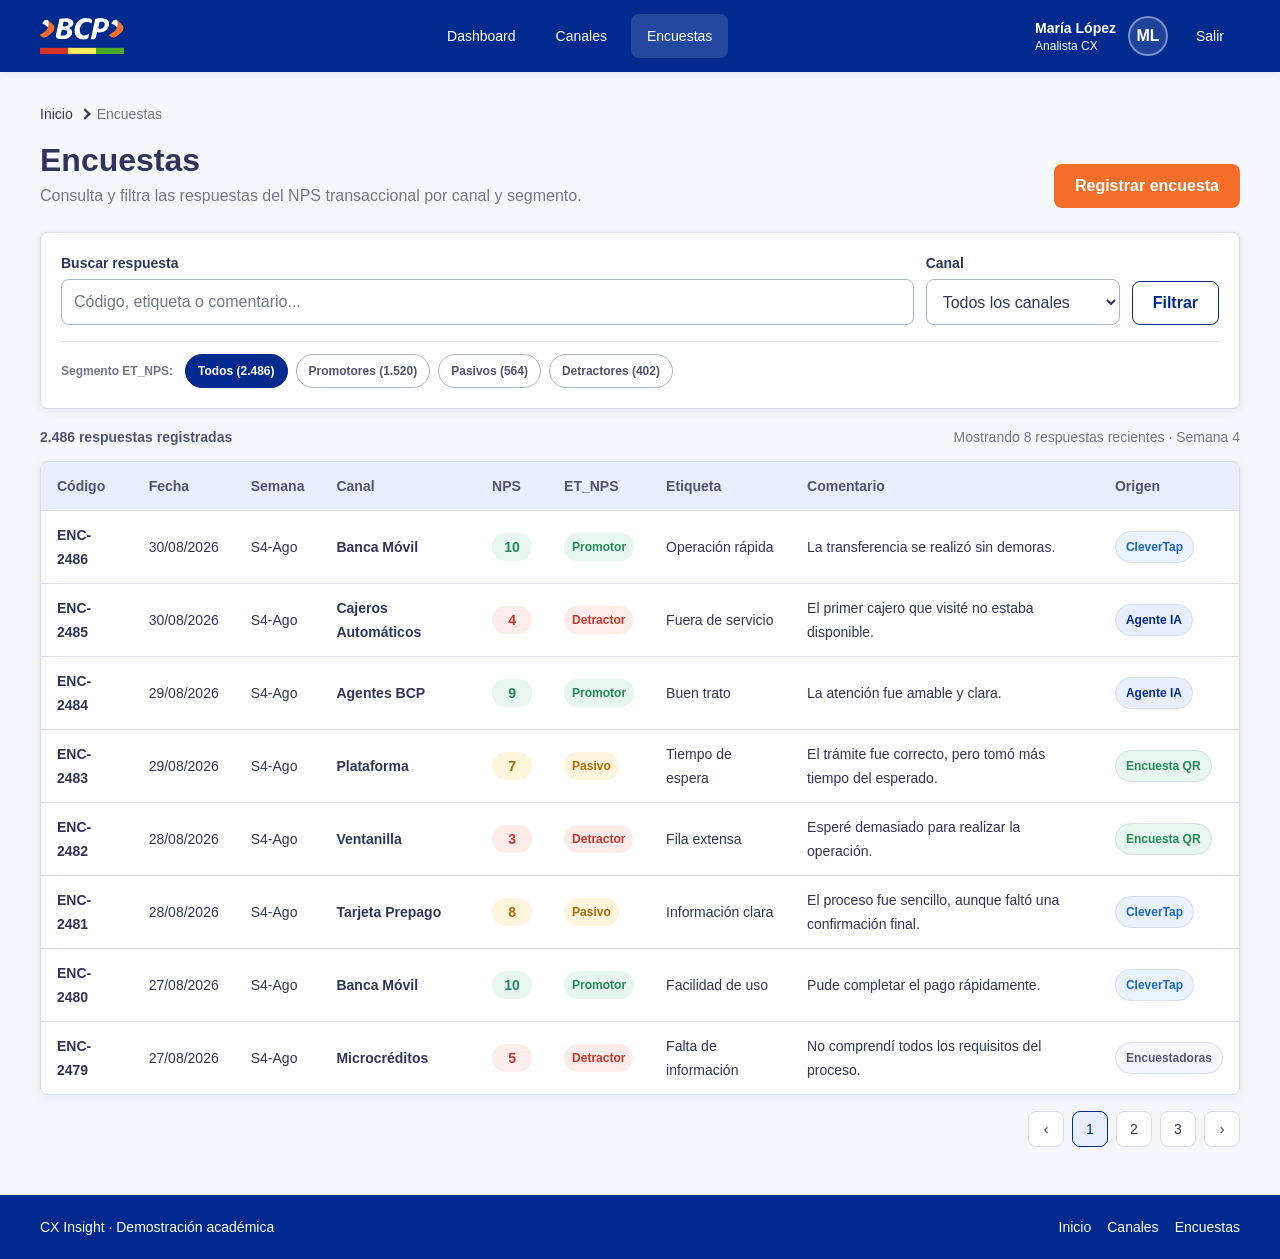
<file: pages/encuestas.html>
<!doctype html>
<html lang="es">

<head>
    <meta charset="utf-8">
    <meta name="viewport" content="width=device-width, initial-scale=1">
    <meta name="description" content="Listado de respuestas NPS vinculadas a los canales.">
    <title>Encuestas | CX Insight</title>
    <link rel="icon" href="../assets/img/logo/favicon-orange-whit-blue.svg" type="image/svg+xml">
    <link rel="stylesheet" href="../assets/css/main.css">
</head>

<body>
    <div class="app-shell">
        <header class="navbar">
            <div class="container navbar__inner">
                <a class="navbar__brand" href="dashboard.html" aria-label="Ir al dashboard">
                    <img class="navbar__logo" src="../assets/img/logo/logo-white-with-bluebg-bo.svg"
                        alt="Logo institucional">
                </a>
                <nav aria-label="Navegación principal">
                    <ul class="navbar__nav">
                        <li><a class="navbar__link" href="dashboard.html">Dashboard</a></li>
                        <li><a class="navbar__link" href="canales.html">Canales</a></li>
                        <li><a class="navbar__link" href="encuestas.html" aria-current="page">Encuestas</a></li>
                    </ul>
                </nav>
                <div class="navbar__profile">
                    <div>
                        <p class="small-flexo text-demi">María López</p>
                        <p class="extra-small-flexo">Analista CX</p>
                    </div>
                    <span class="navbar__avatar" aria-hidden="true">ML</span>
                    <a class="navbar__link" href="../index.html">Salir</a>
                </div>
            </div>
        </header>

        <main class="page-main">
            <div class="container">
                <nav aria-label="Ruta de navegación">
                    <ol class="breadcrumb">
                        <li class="breadcrumb-item"><a class="text-breadcrumb-link" href="dashboard.html">Inicio</a>
                        </li>
                        <li class="breadcrumb-item" aria-current="page">Encuestas</li>
                    </ol>
                </nav>

                <header class="page-header">
                    <div class="page-header__content">
                        <h1>Encuestas</h1>
                        <p class="text-muted">Consulta y filtra las respuestas del NPS transaccional por canal y segmento.</p>
                    </div>
                    <a class="button button--primary" href="registrar-encuesta.html">
                        Registrar encuesta
                    </a>
                </header>

                <!-- Search and filtering toolbar -->
                <div class="surface records-toolbar">
                    <form class="records-toolbar__main" action="encuestas.html" method="get">
                        <div class="form-field">
                            <label class="form-label" for="buscar-encuesta">Buscar respuesta</label>
                            <div class="search-field">
                                <input class="form-control" id="buscar-encuesta" name="buscar" type="search"
                                    placeholder="Código, etiqueta o comentario...">
                            </div>
                        </div>
                        <div class="form-field">
                            <label class="form-label" for="filtro-canal">Canal</label>
                            <select class="form-select" id="filtro-canal" name="canal">
                                <option value="todos" selected>Todos los canales</option>
                                <option value="cajeros-automaticos">Cajeros Automáticos</option>
                                <option value="agentes-bcp">Agentes BCP</option>
                                <option value="banca-movil">Banca Móvil</option>
                                <option value="plataforma">Plataforma</option>
                                <option value="ventanilla">Ventanilla</option>
                                <option value="tarjeta-prepago">Tarjeta Prepago</option>
                                <option value="microcreditos">Microcréditos</option>
                            </select>
                        </div>
                        <button class="button button--secondary" type="submit">Filtrar</button>
                    </form>

                    <!-- Quick filter preset chips by ET_NPS -->
                    <div class="records-chips">
                        <span class="records-chips__label">Segmento ET_NPS:</span>
                        <a class="chip chip--active" href="encuestas.html" aria-current="page">Todos (2.486)</a>
                        <a class="chip" href="encuestas.html?segmento=promotor">Promotores (1.520)</a>
                        <a class="chip" href="encuestas.html?segmento=pasivo">Pasivos (564)</a>
                        <a class="chip" href="encuestas.html?segmento=detractor">Detractores (402)</a>
                    </div>
                </div>

                <div class="records-summary">
                    <p class="records-count">2.486 respuestas registradas</p>
                    <p class="small-flexo text-muted">Mostrando 8 respuestas recientes · Semana 4</p>
                </div>

                <!-- Surveys data table -->
                <div class="table-container">
                    <table class="data-table">
                        <caption class="visually-hidden">Respuestas NPS registradas por canal</caption>
                        <thead>
                            <tr>
                                <th scope="col">Código</th>
                                <th scope="col">Fecha</th>
                                <th scope="col">Semana</th>
                                <th scope="col">Canal</th>
                                <th scope="col">NPS</th>
                                <th scope="col">ET_NPS</th>
                                <th scope="col">Etiqueta</th>
                                <th scope="col">Comentario</th>
                                <th scope="col">Origen</th>
                            </tr>
                        </thead>
                        <tbody>
                            <tr>
                                <td><strong>ENC-2486</strong></td>
                                <td>30/08/2026</td>
                                <td>S4-Ago</td>
                                <td><span class="channel-name">Banca Móvil</span></td>
                                <td><span class="nps-metric-pill nps-metric-pill--high">10</span></td>
                                <td><span class="status-badge status-badge--promoter">Promotor</span></td>
                                <td>Operación rápida</td>
                                <td>La transferencia se realizó sin demoras.</td>
                                <td>
                                    <span class="source-tag source-tag--clevertap">
                                        CleverTap
                                    </span>
                                </td>
                            </tr>
                            <tr>
                                <td><strong>ENC-2485</strong></td>
                                <td>30/08/2026</td>
                                <td>S4-Ago</td>
                                <td><span class="channel-name">Cajeros Automáticos</span></td>
                                <td><span class="nps-metric-pill nps-metric-pill--detractor">4</span></td>
                                <td><span class="status-badge status-badge--detractor">Detractor</span></td>
                                <td>Fuera de servicio</td>
                                <td>El primer cajero que visité no estaba disponible.</td>
                                <td>
                                    <span class="source-tag source-tag--ai">
                                        Agente IA
                                    </span>
                                </td>
                            </tr>
                            <tr>
                                <td><strong>ENC-2484</strong></td>
                                <td>29/08/2026</td>
                                <td>S4-Ago</td>
                                <td><span class="channel-name">Agentes BCP</span></td>
                                <td><span class="nps-metric-pill nps-metric-pill--high">9</span></td>
                                <td><span class="status-badge status-badge--promoter">Promotor</span></td>
                                <td>Buen trato</td>
                                <td>La atención fue amable y clara.</td>
                                <td>
                                    <span class="source-tag source-tag--ai">
                                        Agente IA
                                    </span>
                                </td>
                            </tr>
                            <tr>
                                <td><strong>ENC-2483</strong></td>
                                <td>29/08/2026</td>
                                <td>S4-Ago</td>
                                <td><span class="channel-name">Plataforma</span></td>
                                <td><span class="nps-metric-pill nps-metric-pill--warn">7</span></td>
                                <td><span class="status-badge status-badge--passive">Pasivo</span></td>
                                <td>Tiempo de espera</td>
                                <td>El trámite fue correcto, pero tomó más tiempo del esperado.</td>
                                <td>
                                    <span class="source-tag source-tag--qr">
                                        Encuesta QR
                                    </span>
                                </td>
                            </tr>
                            <tr>
                                <td><strong>ENC-2482</strong></td>
                                <td>28/08/2026</td>
                                <td>S4-Ago</td>
                                <td><span class="channel-name">Ventanilla</span></td>
                                <td><span class="nps-metric-pill nps-metric-pill--detractor">3</span></td>
                                <td><span class="status-badge status-badge--detractor">Detractor</span></td>
                                <td>Fila extensa</td>
                                <td>Esperé demasiado para realizar la operación.</td>
                                <td>
                                    <span class="source-tag source-tag--qr">
                                        Encuesta QR
                                    </span>
                                </td>
                            </tr>
                            <tr>
                                <td><strong>ENC-2481</strong></td>
                                <td>28/08/2026</td>
                                <td>S4-Ago</td>
                                <td><span class="channel-name">Tarjeta Prepago</span></td>
                                <td><span class="nps-metric-pill nps-metric-pill--warn">8</span></td>
                                <td><span class="status-badge status-badge--passive">Pasivo</span></td>
                                <td>Información clara</td>
                                <td>El proceso fue sencillo, aunque faltó una confirmación final.</td>
                                <td>
                                    <span class="source-tag source-tag--clevertap">
                                        CleverTap
                                    </span>
                                </td>
                            </tr>
                            <tr>
                                <td><strong>ENC-2480</strong></td>
                                <td>27/08/2026</td>
                                <td>S4-Ago</td>
                                <td><span class="channel-name">Banca Móvil</span></td>
                                <td><span class="nps-metric-pill nps-metric-pill--high">10</span></td>
                                <td><span class="status-badge status-badge--promoter">Promotor</span></td>
                                <td>Facilidad de uso</td>
                                <td>Pude completar el pago rápidamente.</td>
                                <td>
                                    <span class="source-tag source-tag--clevertap">
                                        CleverTap
                                    </span>
                                </td>
                            </tr>
                            <tr>
                                <td><strong>ENC-2479</strong></td>
                                <td>27/08/2026</td>
                                <td>S4-Ago</td>
                                <td><span class="channel-name">Microcréditos</span></td>
                                <td><span class="nps-metric-pill nps-metric-pill--detractor">5</span></td>
                                <td><span class="status-badge status-badge--detractor">Detractor</span></td>
                                <td>Falta de información</td>
                                <td>No comprendí todos los requisitos del proceso.</td>
                                <td>
                                    <span class="source-tag source-tag--traditional">
                                        Encuestadoras
                                    </span>
                                </td>
                            </tr>
                        </tbody>
                    </table>
                </div>

                <nav aria-label="Paginación">
                    <ul class="pagination">
                        <li><a class="pagination__link" href="encuestas.html" aria-label="Página anterior">‹</a></li>
                        <li><a class="pagination__link" href="encuestas.html" aria-current="page">1</a></li>
                        <li><a class="pagination__link" href="encuestas.html?pagina=2">2</a></li>
                        <li><a class="pagination__link" href="encuestas.html?pagina=3">3</a></li>
                        <li><a class="pagination__link" href="encuestas.html?pagina=2" aria-label="Página siguiente">›</a></li>
                    </ul>
                </nav>
            </div>
        </main>

        <footer class="footer footer--slim">
            <div class="container footer__inner">
                <p class="small-flexo">CX Insight · Demostración académica</p>
                <ul class="footer__links">
                    <li><a class="footer__link" href="dashboard.html">Inicio</a></li>
                    <li><a class="footer__link" href="canales.html">Canales</a></li>
                    <li><a class="footer__link" href="encuestas.html">Encuestas</a></li>
                </ul>
            </div>
        </footer>
    </div>
</body>

</html>
</file>
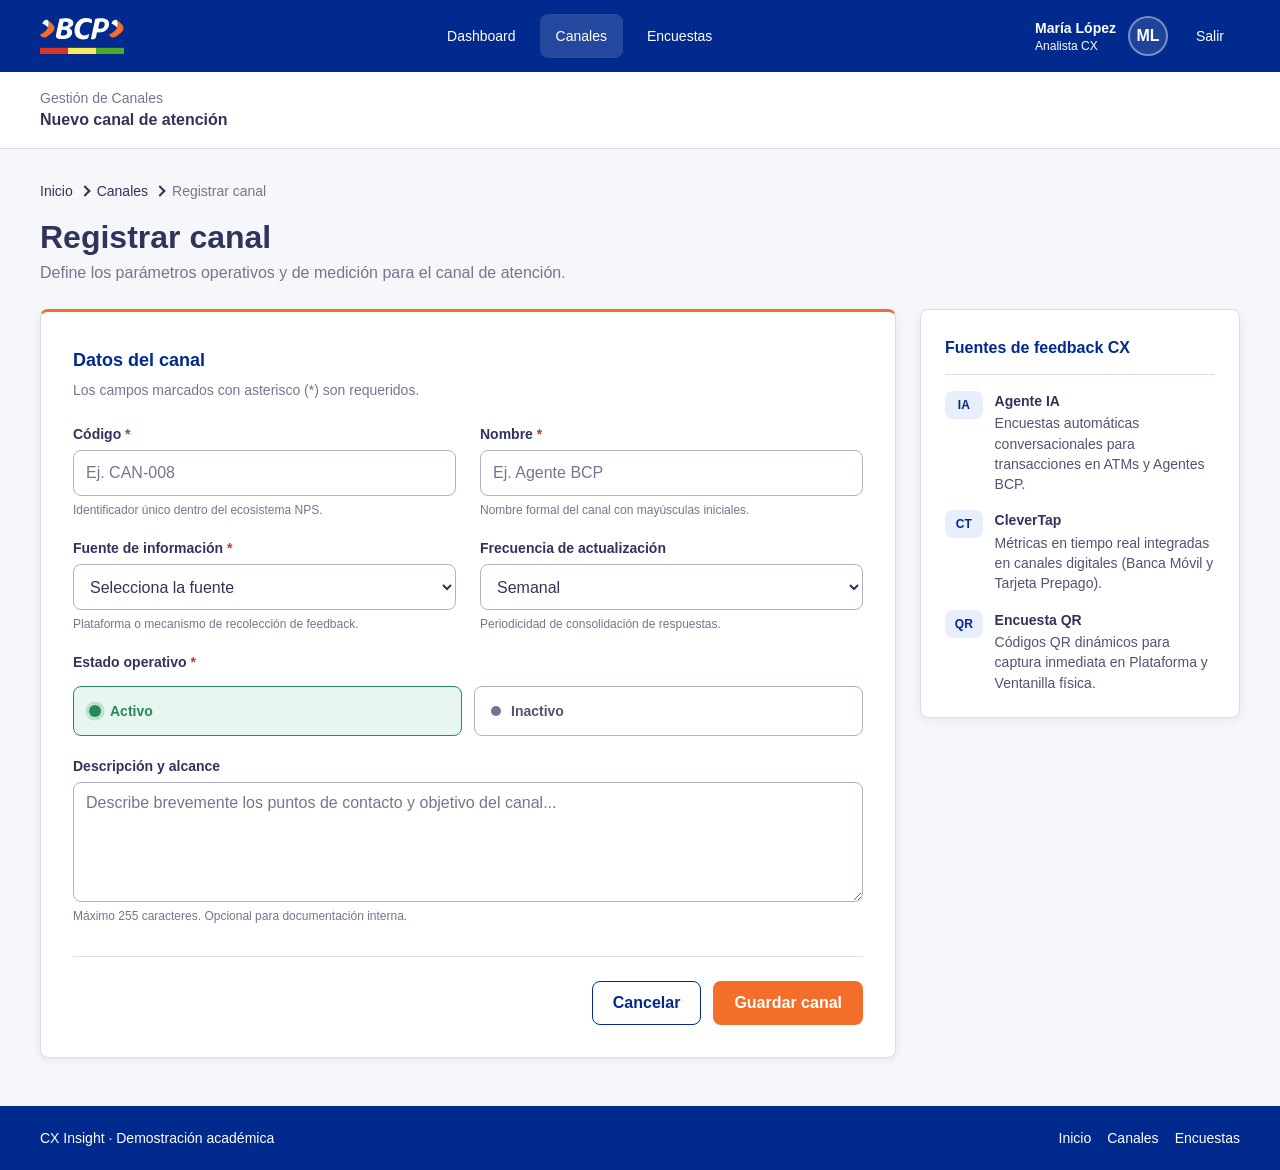
<file: pages/registrar-canal.html>
<!doctype html>
<html lang="es">

<head>
    <meta charset="utf-8">
    <meta name="viewport" content="width=device-width, initial-scale=1">
    <meta name="description" content="Formulario para registrar un canal de seguimiento NPS.">
    <title>Registrar canal | CX Insight</title>
    <link rel="icon" href="../assets/img/logo/favicon-orange-whit-blue.svg" type="image/svg+xml">
    <link rel="stylesheet" href="../assets/css/main.css">
</head>

<body>
    <div class="app-shell">
        <header class="navbar">
            <div class="container navbar__inner">
                <a class="navbar__brand" href="dashboard.html" aria-label="Ir al dashboard">
                    <img class="navbar__logo" src="../assets/img/logo/logo-white-with-bluebg-bo.svg"
                        alt="Logo institucional">
                </a>
                <nav aria-label="Navegación principal">
                    <ul class="navbar__nav">
                        <li><a class="navbar__link" href="dashboard.html">Dashboard</a></li>
                        <li><a class="navbar__link" href="canales.html" aria-current="page">Canales</a></li>
                        <li><a class="navbar__link" href="encuestas.html">Encuestas</a></li>
                    </ul>
                </nav>
                <div class="navbar__profile">
                    <div>
                        <p class="small-flexo text-demi">María López</p>
                        <p class="extra-small-flexo">Analista CX</p>
                    </div>
                    <span class="navbar__avatar" aria-hidden="true">ML</span>
                    <a class="navbar__link" href="../index.html">Salir</a>
                </div>
            </div>
        </header>

        <div class="internal-header">
            <div class="container internal-header__content">
                <div>
                    <p class="small-flexo text-muted">Gestión de Canales</p>
                    <p class="text-demi">Nuevo canal de atención</p>
                </div>
            </div>
        </div>

        <main class="page-main">
            <div class="container">
                <nav aria-label="Ruta de navegación">
                    <ol class="breadcrumb">
                        <li class="breadcrumb-item"><a class="text-breadcrumb-link" href="dashboard.html">Inicio</a>
                        </li>
                        <li class="breadcrumb-item"><a class="text-breadcrumb-link" href="canales.html">Canales</a></li>
                        <li class="breadcrumb-item" aria-current="page">Registrar canal</li>
                    </ol>
                </nav>

                <header class="page-header">
                    <div class="page-header__content">
                        <h1>Registrar canal</h1>
                        <p class="text-muted">Define los parámetros operativos y de medición para el canal de atención.
                        </p>
                    </div>
                </header>

                <div class="form-layout">
                    <!-- Main channel registration form -->
                    <form class="card form-card" action="canales.html" method="get">
                        <section class="form-section" aria-labelledby="datos-canal-title">
                            <header class="form-section__header">
                                <h2 class="form-section__title" id="datos-canal-title">
                                    Datos del canal
                                </h2>
                                <p class="small-flexo text-muted">Los campos marcados con asterisco (*) son requeridos.
                                </p>
                            </header>

                            <div class="form-grid">
                                <div class="form-field">
                                    <label class="form-label" for="codigo-canal">Código <span
                                            class="form-label__required" aria-hidden="true">*</span></label>
                                    <input class="form-control" id="codigo-canal" name="codigo" type="text"
                                        placeholder="Ej. CAN-008" required>
                                    <span class="form-help">Identificador único dentro del ecosistema NPS.</span>
                                </div>

                                <div class="form-field">
                                    <label class="form-label" for="nombre-canal">Nombre <span
                                            class="form-label__required" aria-hidden="true">*</span></label>
                                    <input class="form-control" id="nombre-canal" name="nombre" type="text"
                                        placeholder="Ej. Agente BCP" required>
                                    <span class="form-help">Nombre formal del canal con mayúsculas iniciales.</span>
                                </div>

                                <div class="form-field">
                                    <label class="form-label" for="fuente-canal">Fuente de información <span
                                            class="form-label__required" aria-hidden="true">*</span></label>
                                    <select class="form-select" id="fuente-canal" name="fuente" required>
                                        <option value="" selected disabled>Selecciona la fuente</option>
                                        <option value="Agente IA">Agente IA</option>
                                        <option value="CleverTap">CleverTap</option>
                                        <option value="Encuesta QR">Encuesta QR</option>
                                        <option value="Encuestadoras">Encuestadoras</option>
                                        <option value="Carga manual">Carga manual</option>
                                    </select>
                                    <span class="form-help">Plataforma o mecanismo de recolección de feedback.</span>
                                </div>

                                <div class="form-field">
                                    <label class="form-label" for="frecuencia-canal">Frecuencia de actualización</label>
                                    <select class="form-select" id="frecuencia-canal" name="frecuencia">
                                        <option value="diaria">Diaria</option>
                                        <option value="semanal" selected>Semanal</option>
                                        <option value="mensual">Mensual</option>
                                    </select>
                                    <span class="form-help">Periodicidad de consolidación de respuestas.</span>
                                </div>

                                <fieldset class="form-field form-grid__full">
                                    <legend class="form-label">Estado operativo <span
                                            class="form-label__required" aria-hidden="true">*</span></legend>
                                    <div class="choice-card-group">
                                        <label class="choice-card">
                                            <input type="radio" name="estado" value="activo" checked required>
                                            <span class="choice-card__indicator" aria-hidden="true"></span>
                                            <span class="choice-card__label">Activo</span>
                                        </label>
                                        <label class="choice-card">
                                            <input type="radio" name="estado" value="inactivo">
                                            <span class="choice-card__indicator" aria-hidden="true"></span>
                                            <span class="choice-card__label">Inactivo</span>
                                        </label>
                                    </div>
                                </fieldset>

                                <div class="form-field form-grid__full">
                                    <label class="form-label" for="descripcion-canal">Descripción y alcance</label>
                                    <textarea class="form-textarea" id="descripcion-canal" name="descripcion"
                                        maxlength="255"
                                        placeholder="Describe brevemente los puntos de contacto y objetivo del canal..."></textarea>
                                    <span class="form-help">Máximo 255 caracteres. Opcional para documentación
                                        interna.</span>
                                </div>
                            </div>
                        </section>

                        <div class="form-actions">
                            <a class="button button--secondary" href="canales.html">Cancelar</a>
                            <button class="button button--primary" type="submit">Guardar canal</button>
                        </div>
                    </form>

                    <!-- Sidebar informative guidance -->
                    <aside class="card form-guide-card" aria-label="Guía de fuentes de canal">
                        <header class="form-guide-header">
                            <h3 class="form-guide-title">Fuentes de feedback CX</h3>
                        </header>

                        <ul class="form-guide-list">
                            <li class="form-guide-item">
                                <span class="form-guide-badge" aria-hidden="true">IA</span>
                                <div class="form-guide-text">
                                    <strong>Agente IA</strong>
                                    Encuestas automáticas conversacionales para transacciones en ATMs y Agentes BCP.
                                </div>
                            </li>
                            <li class="form-guide-item">
                                <span class="form-guide-badge" aria-hidden="true">CT</span>
                                <div class="form-guide-text">
                                    <strong>CleverTap</strong>
                                    Métricas en tiempo real integradas en canales digitales (Banca Móvil y Tarjeta
                                    Prepago).
                                </div>
                            </li>
                            <li class="form-guide-item">
                                <span class="form-guide-badge" aria-hidden="true">QR</span>
                                <div class="form-guide-text">
                                    <strong>Encuesta QR</strong>
                                    Códigos QR dinámicos para captura inmediata en Plataforma y Ventanilla física.
                                </div>
                            </li>
                        </ul>
                    </aside>
                </div>
            </div>
        </main>

        <footer class="footer footer--slim">
            <div class="container footer__inner">
                <p class="small-flexo">CX Insight · Demostración académica</p>
                <ul class="footer__links">
                    <li><a class="footer__link" href="dashboard.html">Inicio</a></li>
                    <li><a class="footer__link" href="canales.html">Canales</a></li>
                    <li><a class="footer__link" href="encuestas.html">Encuestas</a></li>
                </ul>
            </div>
        </footer>
    </div>
</body>

</html>
</file>
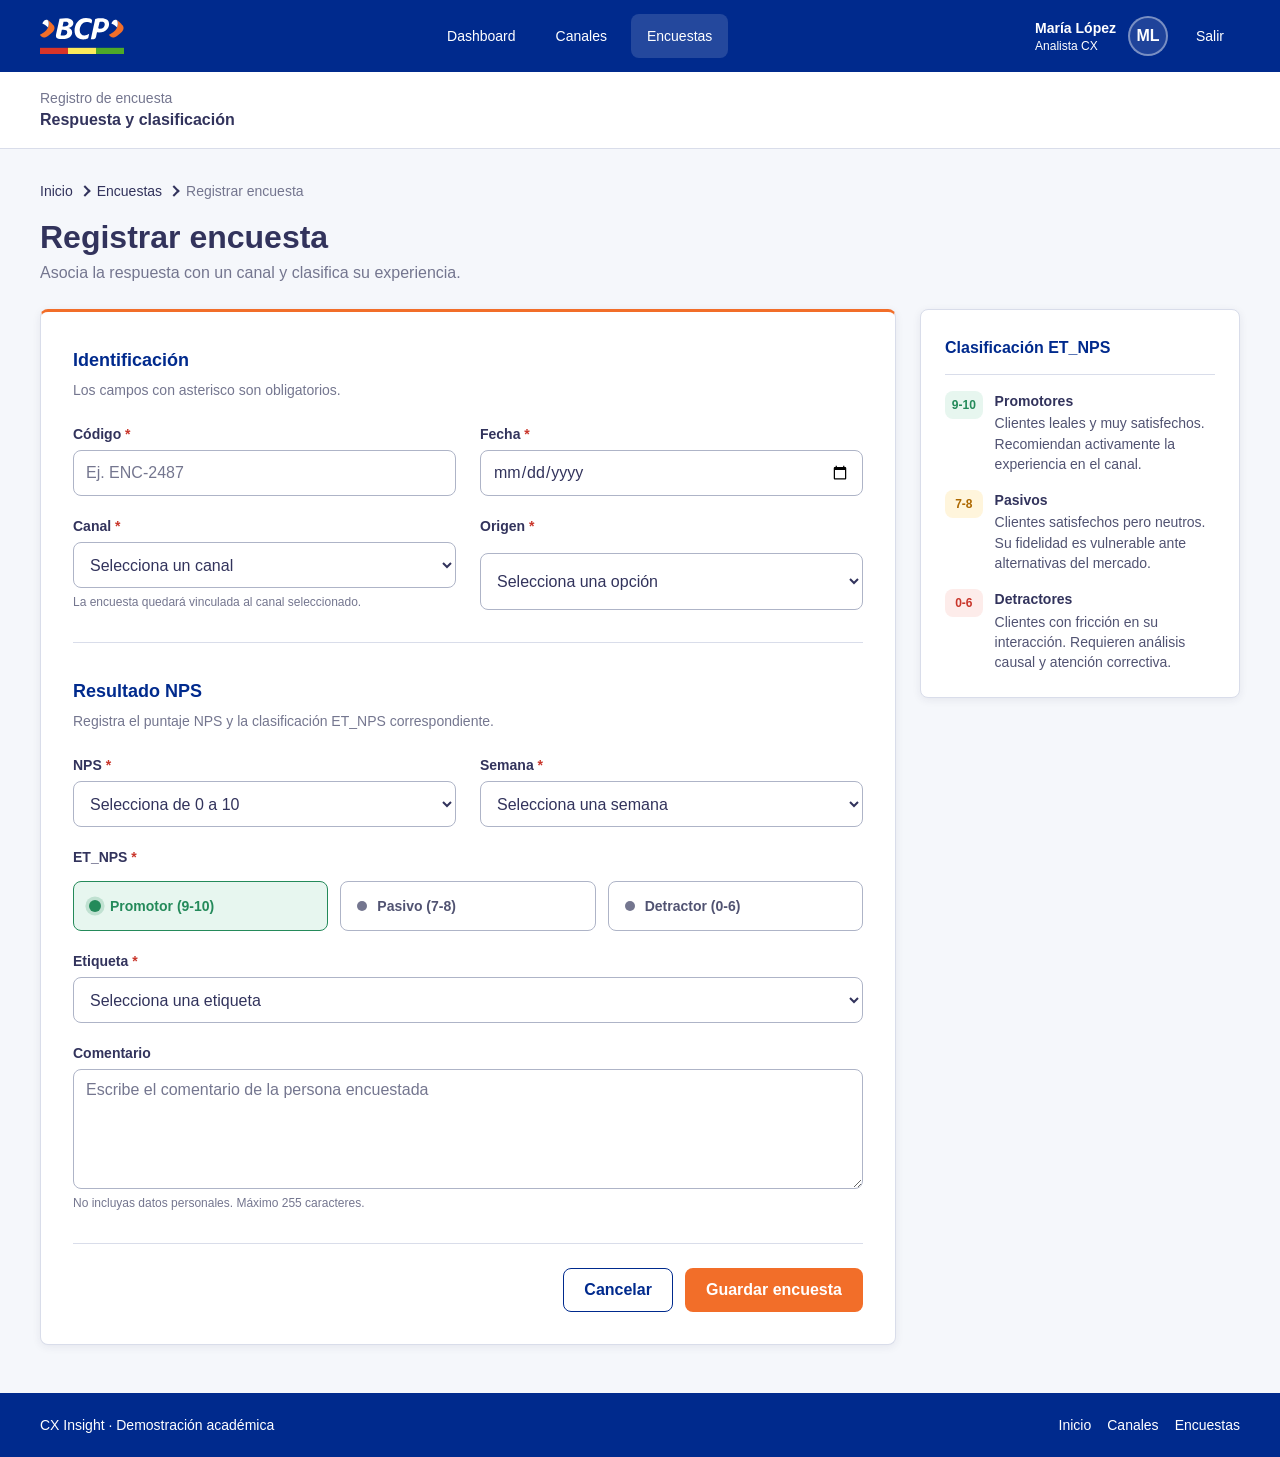
<file: pages/registrar-encuesta.html>
<!doctype html>
<html lang="es">

<head>
    <meta charset="utf-8">
    <meta name="viewport" content="width=device-width, initial-scale=1">
    <meta name="description" content="Formulario para registrar una respuesta NPS asociada a un canal.">
    <title>Registrar encuesta | CX Insight</title>
    <link rel="icon" href="../assets/img/logo/favicon-orange-whit-blue.svg" type="image/svg+xml">
    <link rel="stylesheet" href="../assets/css/main.css">
</head>

<body>
    <div class="app-shell">
        <header class="navbar">
            <div class="container navbar__inner">
                <a class="navbar__brand" href="dashboard.html" aria-label="Ir al dashboard">
                    <img class="navbar__logo" src="../assets/img/logo/logo-white-with-bluebg-bo.svg"
                        alt="Logo institucional">
                </a>
                <nav aria-label="Navegación principal">
                    <ul class="navbar__nav">
                        <li><a class="navbar__link" href="dashboard.html">Dashboard</a></li>
                        <li><a class="navbar__link" href="canales.html">Canales</a></li>
                        <li><a class="navbar__link" href="encuestas.html" aria-current="page">Encuestas</a></li>
                    </ul>
                </nav>
                <div class="navbar__profile">
                    <div>
                        <p class="small-flexo text-demi">María López</p>
                        <p class="extra-small-flexo">Analista CX</p>
                    </div>
                    <span class="navbar__avatar" aria-hidden="true">ML</span>
                    <a class="navbar__link" href="../index.html">Salir</a>
                </div>
            </div>
        </header>

        <div class="internal-header">
            <div class="container internal-header__content">
                <div>
                    <p class="small-flexo text-muted">Registro de encuesta</p>
                    <p class="text-demi">Respuesta y clasificación</p>
                </div>
            </div>
        </div>

        <main class="page-main">
            <div class="container">
                <nav aria-label="Ruta de navegación">
                    <ol class="breadcrumb">
                        <li class="breadcrumb-item"><a class="text-breadcrumb-link" href="dashboard.html">Inicio</a>
                        </li>
                        <li class="breadcrumb-item"><a class="text-breadcrumb-link" href="encuestas.html">Encuestas</a>
                        </li>
                        <li class="breadcrumb-item" aria-current="page">Registrar encuesta</li>
                    </ol>
                </nav>

                <header class="page-header">
                    <div class="page-header__content">
                        <h1>Registrar encuesta</h1>
                        <p class="text-muted">Asocia la respuesta con un canal y clasifica su experiencia.</p>
                    </div>
                </header>

                <div class="form-layout">
                    <!-- Main survey registration form -->
                    <form class="card form-card" action="encuestas.html" method="get">
                        <section class="form-section" aria-labelledby="identificacion-title">
                            <header class="form-section__header">
                                <h2 class="form-section__title" id="identificacion-title">
                                    Identificación
                                </h2>
                                <p class="small-flexo text-muted">Los campos con asterisco son obligatorios.</p>
                            </header>

                            <div class="form-grid">
                                <div class="form-field">
                                    <label class="form-label" for="codigo-encuesta">Código <span
                                            class="form-label__required" aria-hidden="true">*</span></label>
                                    <input class="form-control" id="codigo-encuesta" name="codigo" type="text"
                                        placeholder="Ej. ENC-2487" required>
                                </div>

                                <div class="form-field">
                                    <label class="form-label" for="fecha-encuesta">Fecha <span
                                            class="form-label__required" aria-hidden="true">*</span></label>
                                    <input class="form-control" id="fecha-encuesta" name="fecha" type="date" required>
                                </div>

                                <div class="form-field">
                                    <label class="form-label" for="canal-encuesta">Canal <span
                                            class="form-label__required" aria-hidden="true">*</span></label>
                                    <select class="form-select" id="canal-encuesta" name="canal" required>
                                        <option value="" selected disabled>Selecciona un canal</option>
                                        <option value="cajeros-automaticos">Cajeros Automáticos</option>
                                        <option value="agentes-bcp">Agentes BCP</option>
                                        <option value="banca-movil">Banca Móvil</option>
                                        <option value="plataforma">Plataforma</option>
                                        <option value="ventanilla">Ventanilla</option>
                                        <option value="tarjeta-prepago">Tarjeta Prepago</option>
                                        <option value="microcreditos">Microcréditos</option>
                                    </select>
                                    <span class="form-help">La encuesta quedará vinculada al canal seleccionado.</span>
                                </div>

                                <div class="form-field">
                                    <label class="form-label" for="origen-encuesta">Origen <span
                                            class="form-label__required" aria-hidden="true">*</span></label>
                                    <select class="form-select" id="origen-encuesta" name="origen" required>
                                        <option value="" selected disabled>Selecciona una opción</option>
                                        <option value="Agente IA">Agente IA</option>
                                        <option value="CleverTap">CleverTap</option>
                                        <option value="Encuesta QR">Encuesta QR</option>
                                        <option value="Encuestadoras">Encuestadoras</option>
                                        <option value="Carga manual">Carga manual</option>
                                    </select>
                                </div>
                            </div>
                        </section>

                        <section class="form-section" aria-labelledby="resultado-title">
                            <header class="form-section__header">
                                <h2 class="form-section__title" id="resultado-title">
                                    Resultado NPS
                                </h2>
                                <p class="small-flexo text-muted">Registra el puntaje NPS y la clasificación ET_NPS
                                    correspondiente.</p>
                            </header>

                            <div class="form-grid">
                                <div class="form-field">
                                    <label class="form-label" for="puntuacion-encuesta">NPS <span
                                            class="form-label__required" aria-hidden="true">*</span></label>
                                    <select class="form-select" id="puntuacion-encuesta" name="puntuacion" required>
                                        <option value="" selected disabled>Selecciona de 0 a 10</option>
                                        <option value="0">0</option>
                                        <option value="1">1</option>
                                        <option value="2">2</option>
                                        <option value="3">3</option>
                                        <option value="4">4</option>
                                        <option value="5">5</option>
                                        <option value="6">6</option>
                                        <option value="7">7</option>
                                        <option value="8">8</option>
                                        <option value="9">9</option>
                                        <option value="10">10</option>
                                    </select>
                                </div>

                                <div class="form-field">
                                    <label class="form-label" for="semana-encuesta">Semana <span
                                            class="form-label__required" aria-hidden="true">*</span></label>
                                    <select class="form-select" id="semana-encuesta" name="semana" required>
                                        <option value="" selected disabled>Selecciona una semana</option>
                                        <option value="S4-Ago">S4-Ago (Semana 4 - Agosto)</option>
                                        <option value="S3-Ago">S3-Ago (Semana 3 - Agosto)</option>
                                        <option value="S2-Ago">S2-Ago (Semana 2 - Agosto)</option>
                                        <option value="S1-Ago">S1-Ago (Semana 1 - Agosto)</option>
                                    </select>
                                </div>

                                <fieldset class="form-field form-grid__full">
                                    <legend class="form-label">ET_NPS <span class="form-label__required" aria-hidden="true">*</span>
                                    </legend>
                                    <div class="choice-card-group choice-card-group--three">
                                        <label class="choice-card">
                                            <input type="radio" name="segmento" value="promotor" checked required>
                                            <span class="choice-card__indicator" aria-hidden="true"></span>
                                            <span class="choice-card__label">Promotor (9-10)</span>
                                        </label>
                                        <label class="choice-card">
                                            <input type="radio" name="segmento" value="pasivo">
                                            <span class="choice-card__indicator" aria-hidden="true"></span>
                                            <span class="choice-card__label">Pasivo (7-8)</span>
                                        </label>
                                        <label class="choice-card">
                                            <input type="radio" name="segmento" value="detractor">
                                            <span class="choice-card__indicator" aria-hidden="true"></span>
                                            <span class="choice-card__label">Detractor (0-6)</span>
                                        </label>
                                    </div>
                                </fieldset>

                                <div class="form-field form-grid__full">
                                    <label class="form-label" for="atributo-encuesta">Etiqueta <span
                                            class="form-label__required" aria-hidden="true">*</span></label>
                                    <select class="form-select" id="atributo-encuesta" name="atributo" required>
                                        <option value="" selected disabled>Selecciona una etiqueta</option>
                                        <option value="facilidad-uso">Facilidad de uso</option>
                                        <option value="operacion-rapida">Operación rápida</option>
                                        <option value="buen-trato">Buen trato</option>
                                        <option value="informacion-clara">Información clara</option>
                                        <option value="operacion-lenta">Operación lenta</option>
                                        <option value="errores-sistema">Errores del sistema</option>
                                        <option value="tiempo-espera">Tiempo de espera</option>
                                        <option value="falta-informacion">Falta de información</option>
                                        <option value="otro">Otro</option>
                                    </select>
                                </div>

                                <div class="form-field form-grid__full">
                                    <label class="form-label" for="comentario-encuesta">Comentario</label>
                                    <textarea class="form-textarea" id="comentario-encuesta" name="comentario"
                                        maxlength="255"
                                        placeholder="Escribe el comentario de la persona encuestada"></textarea>
                                    <span class="form-help">No incluyas datos personales. Máximo 255 caracteres.</span>
                                </div>
                            </div>
                        </section>

                        <div class="form-actions">
                            <a class="button button--secondary" href="encuestas.html">Cancelar</a>
                            <button class="button button--primary" type="submit">Guardar encuesta</button>
                        </div>
                    </form>

                    <!-- Sidebar informative guidance -->
                    <aside class="card form-guide-card" aria-label="Criterios de clasificación NPS">
                        <header class="form-guide-header">
                            <h3 class="form-guide-title">Clasificación ET_NPS</h3>
                        </header>

                        <ul class="form-guide-list">
                            <li class="form-guide-item">
                                <span class="form-guide-badge form-guide-badge--promoter" aria-hidden="true">9-10</span>
                                <div class="form-guide-text">
                                    <strong>Promotores</strong>
                                    Clientes leales y muy satisfechos. Recomiendan activamente la experiencia en el canal.
                                </div>
                            </li>
                            <li class="form-guide-item">
                                <span class="form-guide-badge form-guide-badge--passive" aria-hidden="true">7-8</span>
                                <div class="form-guide-text">
                                    <strong>Pasivos</strong>
                                    Clientes satisfechos pero neutros. Su fidelidad es vulnerable ante alternativas del mercado.
                                </div>
                            </li>
                            <li class="form-guide-item">
                                <span class="form-guide-badge form-guide-badge--detractor" aria-hidden="true">0-6</span>
                                <div class="form-guide-text">
                                    <strong>Detractores</strong>
                                    Clientes con fricción en su interacción. Requieren análisis causal y atención correctiva.
                                </div>
                            </li>
                        </ul>
                    </aside>
                </div>
            </div>
        </main>

        <footer class="footer footer--slim">
            <div class="container footer__inner">
                <p class="small-flexo">CX Insight · Demostración académica</p>
                <ul class="footer__links">
                    <li><a class="footer__link" href="dashboard.html">Inicio</a></li>
                    <li><a class="footer__link" href="canales.html">Canales</a></li>
                    <li><a class="footer__link" href="encuestas.html">Encuestas</a></li>
                </ul>
            </div>
        </footer>
    </div>
</body>

</html>
</file>
<file: assets/css/main.css>
@import url("foundations/reset.css");
@import url("foundations/tokens.css");
@import url("foundations/typography.css");
@import url("foundations/spacing.css");
@import url("foundations/border-radius.css");

@import url("layout/layout.css");
@import url("layout/grid.css");
@import url("layout/navbar.css");
@import url("layout/footer.css");

@import url("components/buttons.css");
@import url("components/breadcrumbs.css");
@import url("components/cards.css");
@import url("components/chips.css");
@import url("components/inputs.css");
@import url("components/tables.css");
@import url("components/lists.css");
@import url("components/segmented-control.css");
@import url("components/modal.css");
@import url("components/tooltip.css");

@import url("pages/login.css");
@import url("pages/dashboard.css");
@import url("pages/records.css");
@import url("pages/forms.css");

@import url("responsive.css");
</file>
